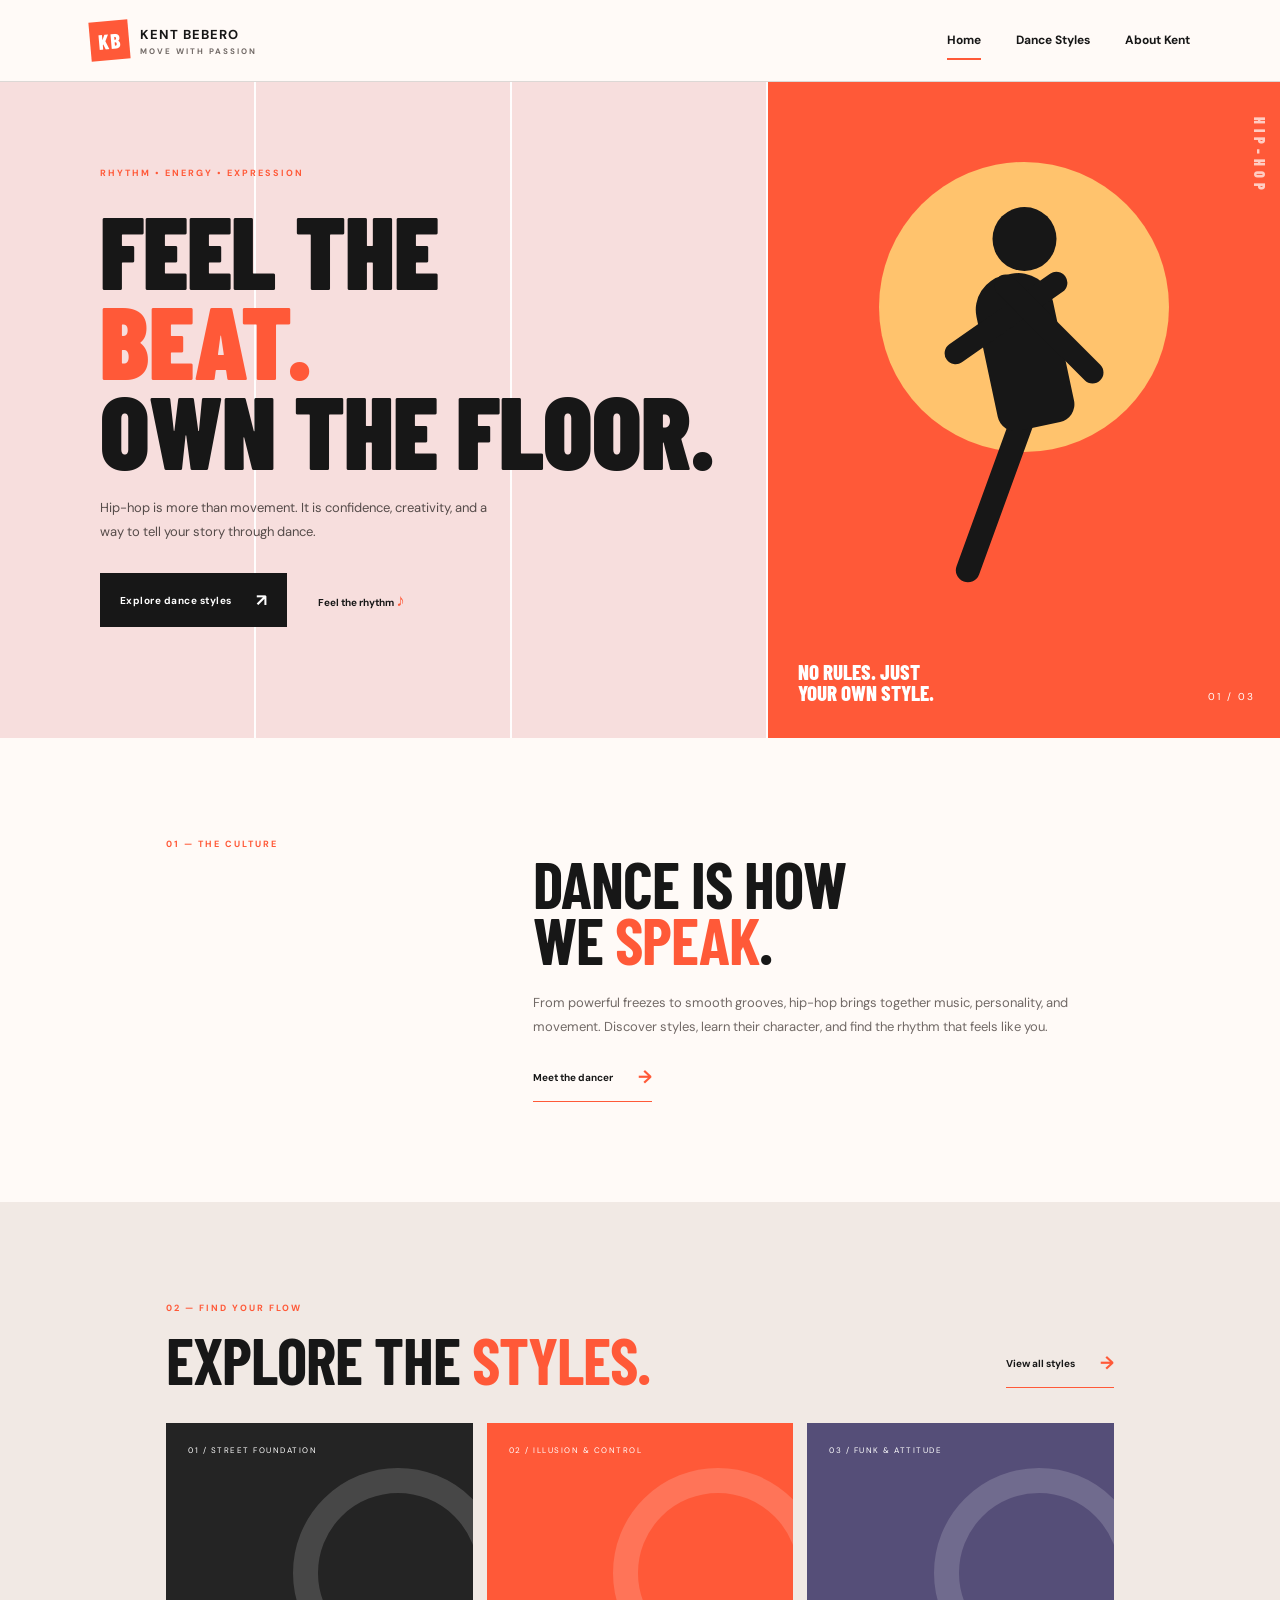
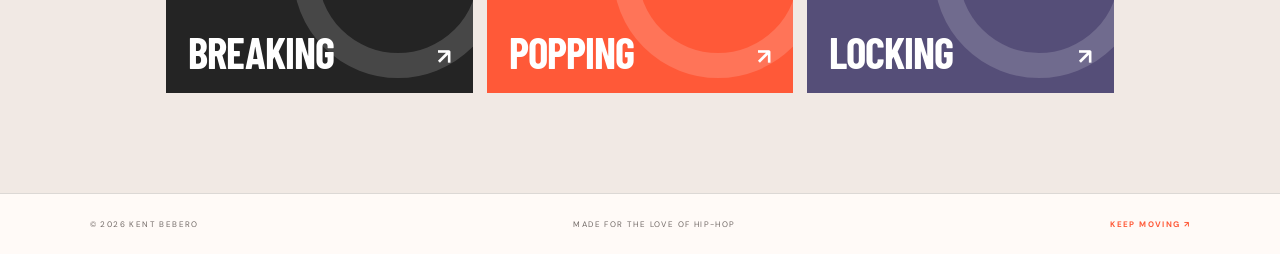
<file: index.html>
<!DOCTYPE html>
<html lang="en">
<head>
  <meta charset="UTF-8">
  <meta name="viewport" content="width=device-width, initial-scale=1.0">
  <title>Kent Bebero | Hip-Hop Dance</title>
  <link rel="stylesheet" href="style.css">
  <script src="script.js" defer></script>
</head>
<body>
  <header class="site-header">
    <a class="brand" href="index.html"><span class="brand-mark">KB</span><span>KENT <b>BEBERO</b><small>MOVE WITH PASSION</small></span></a>
    <button class="menu-toggle" aria-label="Open menu" aria-expanded="false">☰</button>
    <nav class="nav">
      <a class="active" href="index.html">Home</a>
      <a href="styles.html">Dance Styles</a>
      <a href="about.html">About Kent</a>
    </nav>
  </header>

  <main>
    <section class="hero column-grid">
      <div class="hero-copy">
        <p class="eyebrow">RHYTHM • ENERGY • EXPRESSION</p>
        <h1>FEEL THE<br><em>BEAT.</em><br>OWN THE FLOOR.</h1>
        <p class="hero-text">Hip-hop is more than movement. It is confidence, creativity, and a way to tell your story through dance.</p>
        <div class="hero-actions">
          <a class="btn btn-dark" href="styles.html">Explore dance styles <span>↗</span></a>
          <button class="text-button" id="beatButton">Feel the rhythm <span>♪</span></button>
        </div>
        <p class="beat-message" id="beatMessage" aria-live="polite"></p>
      </div>
      <div class="hero-art">
        <div class="sun-disc"></div>
        <div class="vertical-word">HIP-HOP</div>
        <div class="dancer-shape" aria-hidden="true"><span></span><i></i><b></b></div>
        <div class="art-note">NO RULES. JUST<br>YOUR OWN STYLE.</div>
        <div class="number">01 / 03</div>
      </div>
    </section>

    <section class="intro section-pad">
      <div class="section-kicker">01 — THE CULTURE</div>
      <div>
        <h2>Dance is how<br>we <em>speak</em>.</h2>
        <p>From powerful freezes to smooth grooves, hip-hop brings together music, personality, and movement. Discover styles, learn their character, and find the rhythm that feels like you.</p>
        <a class="arrow-link" href="about.html">Meet the dancer <span>→</span></a>
      </div>
    </section>

    <section class="style-preview section-pad">
      <div class="section-heading">
        <div><div class="section-kicker">02 — FIND YOUR FLOW</div><h2>Explore the <em>styles.</em></h2></div>
        <a class="arrow-link" href="styles.html">View all styles <span>→</span></a>
      </div>
      <div class="preview-grid">
        <a class="preview-card card-breaking" href="styles.html#breaking"><span>01 / STREET FOUNDATION</span><h3>Breaking</h3><b>↗</b></a>
        <a class="preview-card card-popping" href="styles.html#popping"><span>02 / ILLUSION & CONTROL</span><h3>Popping</h3><b>↗</b></a>
        <a class="preview-card card-locking" href="styles.html#locking"><span>03 / FUNK & ATTITUDE</span><h3>Locking</h3><b>↗</b></a>
      </div>
    </section>
  </main>

  <footer><span>© 2026 KENT BEBERO</span><span>MADE FOR THE LOVE OF HIP-HOP</span><a href="about.html">KEEP MOVING ↗</a></footer>
</body>
</html>
</file>
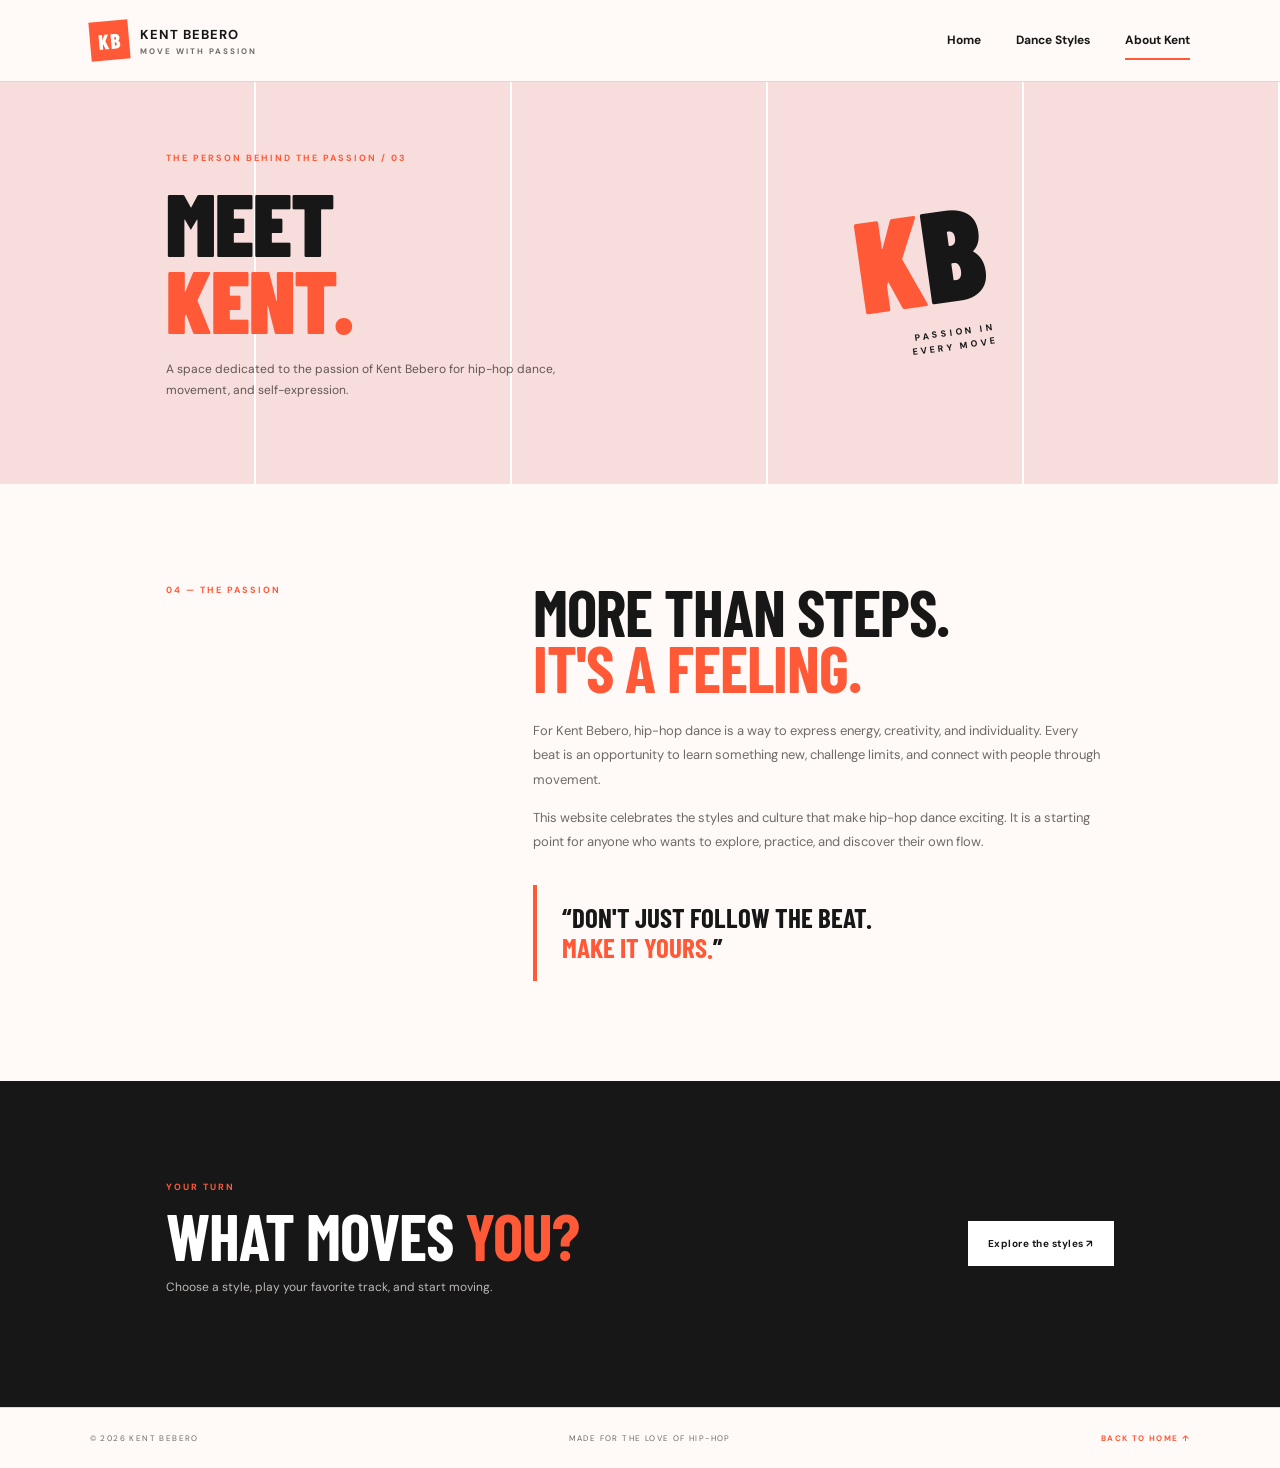
<file: about.html>
<!DOCTYPE html>
<html lang="en">
<head>
  <meta charset="UTF-8">
  <meta name="viewport" content="width=device-width, initial-scale=1.0">
  <title>About Kent | Kent Bebero</title>
  <link rel="stylesheet" href="style.css">
  <script src="script.js" defer></script>
</head>
<body>
  <header class="site-header">
    <a class="brand" href="index.html"><span class="brand-mark">KB</span><span>KENT <b>BEBERO</b><small>MOVE WITH PASSION</small></span></a>
    <button class="menu-toggle" aria-label="Open menu" aria-expanded="false">☰</button>
    <nav class="nav"><a href="index.html">Home</a><a href="styles.html">Dance Styles</a><a class="active" href="about.html">About Kent</a></nav>
  </header>
  <main>
    <section class="page-hero about-hero column-grid">
      <div><p class="eyebrow">THE PERSON BEHIND THE PASSION / 03</p><h1>MEET<br><em>KENT.</em></h1><p>A space dedicated to the passion of Kent Bebero for hip-hop dance, movement, and self-expression.</p></div>
      <div class="about-monogram">K<span>B</span><small>PASSION IN<br>EVERY MOVE</small></div>
    </section>
    <section class="about-content section-pad">
      <div class="section-kicker">04 — THE PASSION</div>
      <div class="about-copy"><h2>More than steps.<br><em>It's a feeling.</em></h2><p>For Kent Bebero, hip-hop dance is a way to express energy, creativity, and individuality. Every beat is an opportunity to learn something new, challenge limits, and connect with people through movement.</p><p>This website celebrates the styles and culture that make hip-hop dance exciting. It is a starting point for anyone who wants to explore, practice, and discover their own flow.</p><div class="quote">“Don't just follow the beat.<br><em>Make it yours.</em>”</div></div>
    </section>
    <section class="callout section-pad"><div><p class="eyebrow">YOUR TURN</p><h2>What moves <em>you?</em></h2><p>Choose a style, play your favorite track, and start moving.</p></div><a class="btn btn-light" href="styles.html">Explore the styles ↗</a></section>
  </main>
  <footer><span>© 2026 KENT BEBERO</span><span>MADE FOR THE LOVE OF HIP-HOP</span><a href="index.html">BACK TO HOME ↑</a></footer>
</body>
</html>
</file>
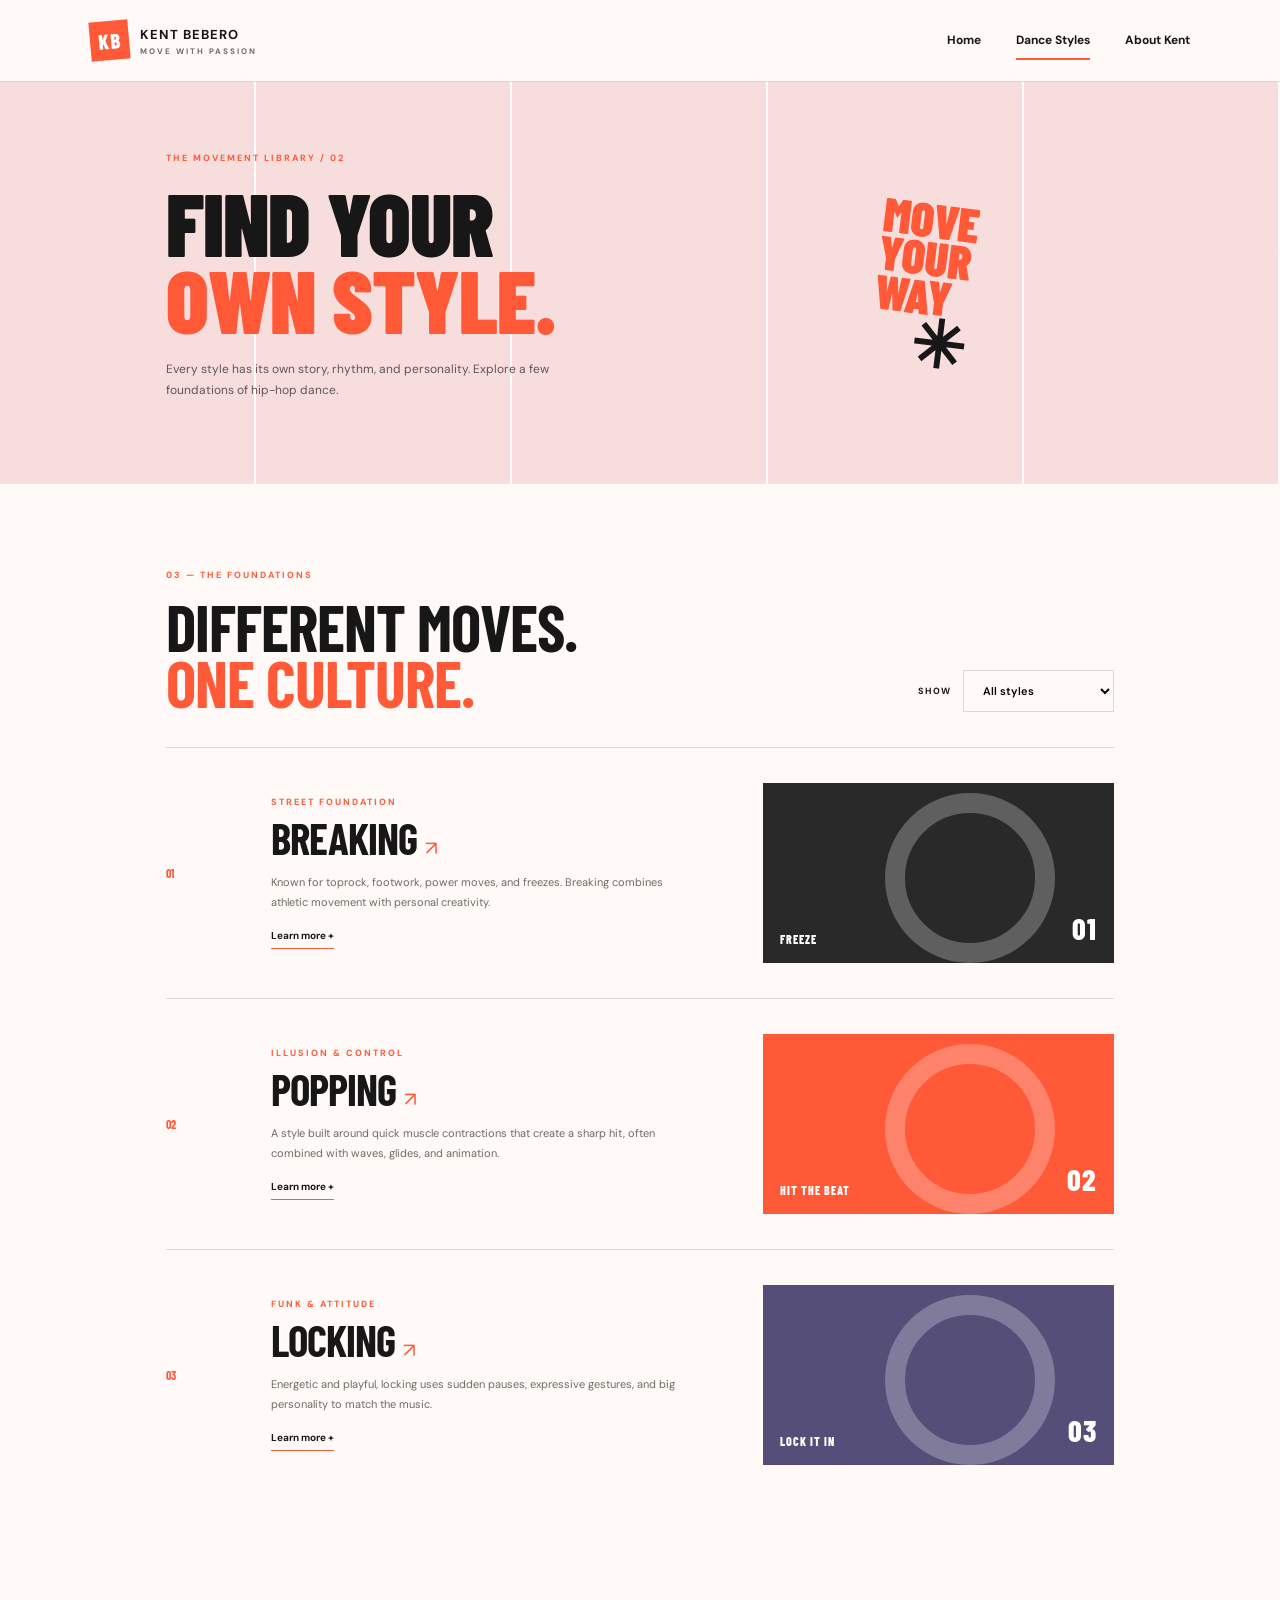
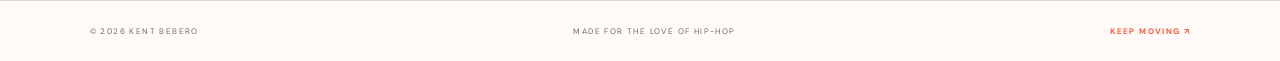
<file: styles.html>
<!DOCTYPE html>
<html lang="en">
<head>
  <meta charset="UTF-8">
  <meta name="viewport" content="width=device-width, initial-scale=1.0">
  <title>Dance Styles | Kent Bebero</title>
  <link rel="stylesheet" href="style.css">
  <script src="script.js" defer></script>
</head>
<body>
  <header class="site-header">
    <a class="brand" href="index.html"><span class="brand-mark">KB</span><span>KENT <b>BEBERO</b><small>MOVE WITH PASSION</small></span></a>
    <button class="menu-toggle" aria-label="Open menu" aria-expanded="false">☰</button>
    <nav class="nav"><a href="index.html">Home</a><a class="active" href="styles.html">Dance Styles</a><a href="about.html">About Kent</a></nav>
  </header>
  <main>
    <section class="page-hero column-grid">
      <div><p class="eyebrow">THE MOVEMENT LIBRARY / 02</p><h1>FIND YOUR<br><em>OWN STYLE.</em></h1><p>Every style has its own story, rhythm, and personality. Explore a few foundations of hip-hop dance.</p></div>
      <div class="page-hero-stamp">MOVE<br>YOUR<br>WAY<span>✳</span></div>
    </section>
    <section class="styles-list section-pad">
      <div class="section-heading"><div><div class="section-kicker">03 — THE FOUNDATIONS</div><h2>Different moves.<br><em>One culture.</em></h2></div><div class="filter-wrap"><label for="styleFilter">SHOW</label><select id="styleFilter"><option value="all">All styles</option><option value="foundation">Street foundation</option><option value="illusion">Illusion & control</option><option value="funk">Funk & attitude</option></select></div></div>
      <article class="style-row" id="breaking" data-type="foundation"><div class="style-number">01</div><div class="style-info"><p class="eyebrow">STREET FOUNDATION</p><h3>Breaking <span>↗</span></h3><p>Known for toprock, footwork, power moves, and freezes. Breaking combines athletic movement with personal creativity.</p><button class="learn-button" data-style="Breaking" data-detail="Breaking includes upright steps, floor-based footwork, dynamic power moves, and freezes. Dancers build their own combinations and express their personality.">Learn more +</button></div><div class="style-art breaking-art"><span>FREEZE</span><b>01</b></div></article>
      <article class="style-row" id="popping" data-type="illusion"><div class="style-number">02</div><div class="style-info"><p class="eyebrow">ILLUSION & CONTROL</p><h3>Popping <span>↗</span></h3><p>A style built around quick muscle contractions that create a sharp hit, often combined with waves, glides, and animation.</p><button class="learn-button" data-style="Popping" data-detail="Popping uses controlled muscle contractions, often called hits or pops. Dancers may add waves, glides, and robot-like illusions to create visual effects.">Learn more +</button></div><div class="style-art popping-art"><span>HIT THE BEAT</span><b>02</b></div></article>
      <article class="style-row" id="locking" data-type="funk"><div class="style-number">03</div><div class="style-info"><p class="eyebrow">FUNK & ATTITUDE</p><h3>Locking <span>↗</span></h3><p>Energetic and playful, locking uses sudden pauses, expressive gestures, and big personality to match the music.</p><button class="learn-button" data-style="Locking" data-detail="Locking features quick stops or locks, points, wrist rolls, and playful gestures. Its lively character invites dancers to perform with confidence and fun.">Learn more +</button></div><div class="style-art locking-art"><span>LOCK IT IN</span><b>03</b></div></article>
    </section>
  </main>
  <footer><span>© 2026 KENT BEBERO</span><span>MADE FOR THE LOVE OF HIP-HOP</span><a href="about.html">KEEP MOVING ↗</a></footer>
  <div class="modal" id="styleModal" aria-hidden="true"><div class="modal-panel" role="dialog" aria-modal="true" aria-labelledby="modalTitle"><button class="modal-close" aria-label="Close">×</button><p class="eyebrow">STYLE NOTES</p><h2 id="modalTitle">Dance style</h2><p id="modalText"></p><button class="btn btn-dark" id="modalDone">Got it</button></div></div>
</body>
</html>
</file>
<file: style.css>
@import url('https://fonts.googleapis.com/css2?family=Barlow+Condensed:wght@500;600;700;800;900&family=DM+Sans:wght@400;500;600;700&display=swap');
:root{--ink:#171717;--paper:#fffaf7;--pink:#f7dedd;--orange:#ff5938;--muted:#716966;--line:rgba(23,23,23,.15)}
*{box-sizing:border-box}html{scroll-behavior:smooth}body{margin:0;background:var(--paper);color:var(--ink);font-family:'DM Sans',sans-serif}.site-header{height:82px;padding:0 7%;display:flex;align-items:center;justify-content:space-between;border-bottom:1px solid var(--line);background:var(--paper);position:relative;z-index:5}.brand{display:flex;align-items:center;gap:11px;text-decoration:none;color:var(--ink);font-weight:700;letter-spacing:1px;font-size:13px}.brand-mark{width:39px;height:39px;background:var(--orange);color:white;display:grid;place-items:center;font-family:'Barlow Condensed';font-size:21px;font-weight:800;transform:rotate(-5deg)}.brand small{display:block;font-size:8px;letter-spacing:2px;color:var(--muted);margin-top:3px}.nav{display:flex;gap:35px}.nav a{color:var(--ink);text-decoration:none;font-size:12px;font-weight:700;padding:10px 0;border-bottom:2px solid transparent}.nav a:hover,.nav a.active{border-color:var(--orange)}.menu-toggle{display:none;background:none;border:0;font-size:24px}
.column-grid{display:grid;grid-template-columns:repeat(5,minmax(0,1fr));position:relative}.column-grid:before{content:"";position:absolute;inset:0;pointer-events:none;background:repeating-linear-gradient(to right,transparent 0,transparent calc(20% - 2px),rgba(255,255,255,.95) calc(20% - 2px),rgba(255,255,255,.95) 20%);z-index:1}.hero{min-height:590px;background:var(--pink);overflow:hidden}.hero-copy{grid-column:1/4;z-index:2;padding:85px 7% 70px 13%;align-self:center}.eyebrow,.section-kicker{font-size:9px;font-weight:700;letter-spacing:2px;color:var(--orange)}h1,h2,h3,p{margin-top:0}h1,h2,h3{font-family:'Barlow Condensed',sans-serif;text-transform:uppercase;line-height:.88;letter-spacing:-1px}h1{font-size:clamp(64px,8vw,112px);margin:25px 0 22px;font-weight:900}h1 em,h2 em{color:var(--orange);font-style:normal} .hero-text{max-width:390px;line-height:1.8;font-size:13px;color:#554b49}.hero-actions{display:flex;align-items:center;gap:25px;margin-top:30px}.btn{display:inline-flex;align-items:center;gap:24px;text-decoration:none;border:0;padding:16px 20px;font-size:10px;font-weight:700;letter-spacing:.5px;cursor:pointer}.btn-dark{background:var(--ink);color:white}.btn-dark:hover{background:var(--orange)}.btn span{font-size:17px}.text-button,.learn-button{border:0;background:none;font:700 10px 'DM Sans';cursor:pointer;color:var(--ink)}.text-button span{color:var(--orange);font-size:17px}.beat-message{font-size:11px;color:var(--orange);margin-top:15px;min-height:15px}.hero-art{grid-column:4/6;position:relative;z-index:2;overflow:hidden;background:var(--orange);min-height:590px}.sun-disc{position:absolute;width:290px;height:290px;border-radius:50%;background:#ffc36d;top:80px;left:50%;transform:translateX(-50%)}.vertical-word{position:absolute;right:12px;top:35px;writing-mode:vertical-rl;font:900 14px 'Barlow Condensed';letter-spacing:5px;color:rgba(255,255,255,.7)}.dancer-shape{position:absolute;left:50%;top:125px;width:185px;height:360px;transform:translateX(-50%)}.dancer-shape:before{content:"";position:absolute;width:64px;height:64px;border-radius:50%;background:var(--ink);top:0;left:61px}.dancer-shape:after{content:"";position:absolute;width:78px;height:155px;background:var(--ink);top:66px;left:53px;border-radius:35px 35px 18px 18px;transform:rotate(-12deg)}.dancer-shape span{position:absolute;width:145px;height:22px;background:var(--ink);top:100px;left:2px;transform:rotate(-35deg);border-radius:20px;z-index:2}.dancer-shape i{position:absolute;width:145px;height:22px;background:var(--ink);top:111px;right:-5px;transform:rotate(45deg);border-radius:20px;z-index:2}.dancer-shape b{position:absolute;width:24px;height:180px;background:var(--ink);top:200px;left:51px;transform:rotate(20deg);border-radius:20px}.art-note{position:absolute;bottom:35px;left:30px;color:white;font:800 21px/1 'Barlow Condensed'}.number{position:absolute;bottom:35px;right:25px;color:white;font-size:10px;letter-spacing:2px}
.section-pad{padding:100px 13%}.intro{display:grid;grid-template-columns:1fr 2fr;gap:8%;background:var(--paper)}h2{font-size:clamp(44px,5vw,68px);margin:18px 0 22px} .intro p,.about-copy p{max-width:570px;font-size:13px;line-height:1.9;color:var(--muted)}.arrow-link{display:inline-flex;gap:25px;align-items:center;text-decoration:none;color:var(--ink);font-size:10px;font-weight:700;border-bottom:1px solid var(--orange);padding:12px 0}.arrow-link span{font-size:18px;color:var(--orange)}.style-preview{background:#f1e9e4}.section-heading{display:flex;justify-content:space-between;align-items:end;margin-bottom:35px}.section-heading h2{margin-bottom:0}.preview-grid{display:grid;grid-template-columns:repeat(3,1fr);gap:14px}.preview-card{height:270px;padding:22px;display:flex;flex-direction:column;justify-content:space-between;text-decoration:none;color:white;position:relative;overflow:hidden}.preview-card:after{content:"";position:absolute;width:160px;height:160px;border:25px solid rgba(255,255,255,.16);border-radius:50%;right:-30px;top:45px}.card-breaking{background:#242424}.card-popping{background:#ff5938}.card-locking{background:#554e78}.preview-card span{font-size:8px;letter-spacing:1.5px;z-index:1}.preview-card h3{font-size:43px;margin:0;z-index:1}.preview-card b{position:absolute;right:22px;bottom:22px;font-size:22px;z-index:1}
footer{display:flex;justify-content:space-between;padding:25px 7%;font-size:8px;letter-spacing:1.4px;color:var(--muted);border-top:1px solid var(--line)}footer a{color:var(--orange);text-decoration:none;font-weight:700}
.page-hero{background:var(--pink);min-height:330px;padding:70px 13%;align-items:center}.page-hero>div:first-child{grid-column:1/4;z-index:2}.page-hero h1{font-size:clamp(58px,7vw,88px);margin:20px 0}.page-hero p:not(.eyebrow){max-width:420px;font-size:12px;line-height:1.8;color:#625552}.page-hero-stamp{grid-column:4/6;z-index:2;justify-self:center;font:900 48px/.8 'Barlow Condensed';color:var(--orange);transform:rotate(7deg)}.page-hero-stamp span{display:block;font-size:65px;text-align:right;color:var(--ink)}.styles-list{padding-top:85px}.filter-wrap{display:flex;align-items:center;gap:12px;font-size:9px;font-weight:700;letter-spacing:1px}.filter-wrap select{padding:12px 15px;background:transparent;border:1px solid var(--line);font:600 11px 'DM Sans'}.style-row{display:grid;grid-template-columns:70px 1.3fr 1fr;gap:35px;padding:35px 0;border-top:1px solid var(--line);align-items:center}.style-number{font:700 12px 'Barlow Condensed';color:var(--orange)}.style-info .eyebrow{margin-bottom:12px}.style-info h3{font-size:43px;margin:0 0 12px}.style-info h3 span{font:20px 'DM Sans';color:var(--orange)}.style-info>p:not(.eyebrow){max-width:430px;color:var(--muted);font-size:11px;line-height:1.8}.learn-button{padding:0 0 6px;border-bottom:1px solid var(--orange)}.style-art{height:180px;display:flex;align-items:end;justify-content:space-between;padding:17px;color:white;position:relative;overflow:hidden}.style-art:before{content:"";position:absolute;width:130px;height:130px;border:20px solid rgba(255,255,255,.25);border-radius:50%;top:10px;left:35%}.style-art span,.style-art b{z-index:1;font:800 12px 'Barlow Condensed';letter-spacing:1px}.style-art b{font-size:30px}.breaking-art{background:#292929}.popping-art{background:var(--orange)}.locking-art{background:#554e78}.modal{position:fixed;inset:0;background:rgba(0,0,0,.65);display:none;place-items:center;padding:20px;z-index:10}.modal.open{display:grid}.modal-panel{background:var(--paper);padding:40px;max-width:440px;width:100%;position:relative}.modal-panel h2{font-size:48px}.modal-panel p:not(.eyebrow){font-size:13px;line-height:1.8;color:var(--muted)}.modal-close{position:absolute;right:15px;top:10px;background:none;border:0;font-size:28px;cursor:pointer}
.about-monogram{grid-column:4/6;z-index:2;justify-self:center;font:900 130px/.7 'Barlow Condensed';color:var(--orange);transform:rotate(-8deg);position:relative}.about-monogram span{color:var(--ink)}.about-monogram small{display:block;font:700 9px/1.5 'DM Sans';letter-spacing:3px;color:var(--ink);margin-top:30px;text-align:right}.about-content{display:grid;grid-template-columns:1fr 2fr;gap:8%}.about-copy h2{margin-top:0}.quote{border-left:4px solid var(--orange);padding:18px 25px;margin-top:30px;font:700 27px/1.1 'Barlow Condensed';text-transform:uppercase}.quote em{color:var(--orange);font-style:normal}.callout{background:var(--ink);color:white;display:flex;align-items:center;justify-content:space-between}.callout h2{margin:15px 0}.callout p:not(.eyebrow){font-size:12px;color:#bdb8b5}.btn-light{background:white;color:var(--ink)}.btn-light:hover{background:var(--orange);color:white}
@media(max-width:760px){.site-header{height:70px;padding:0 6%}.menu-toggle{display:block}.nav{display:none;position:absolute;top:69px;left:0;right:0;background:var(--paper);padding:20px 7%;flex-direction:column;gap:15px;border-bottom:1px solid var(--line)}.nav.open{display:flex}.hero{grid-template-columns:1fr;min-height:auto}.hero-copy{grid-column:1;padding:65px 9% 35px}.hero-art{grid-column:1;min-height:390px}.sun-disc{width:230px;height:230px;top:45px}.dancer-shape{top:80px;transform:translateX(-50%) scale(.78)}.section-pad{padding:70px 8%}.intro,.about-content{grid-template-columns:1fr;gap:25px}.section-heading{align-items:start;gap:20px;flex-direction:column}.preview-grid{grid-template-columns:1fr}.preview-card{height:190px}.page-hero{grid-template-columns:1fr;padding:55px 9%;min-height:300px}.page-hero>div:first-child{grid-column:1}.page-hero-stamp,.about-monogram{display:none}.style-row{grid-template-columns:30px 1fr;gap:15px}.style-art{grid-column:2;height:140px}.filter-wrap{margin-top:10px}.callout{align-items:flex-start;gap:25px;flex-direction:column}footer{padding:22px 7%;gap:12px;flex-wrap:wrap}footer span:nth-child(2){display:none}}
</file>
